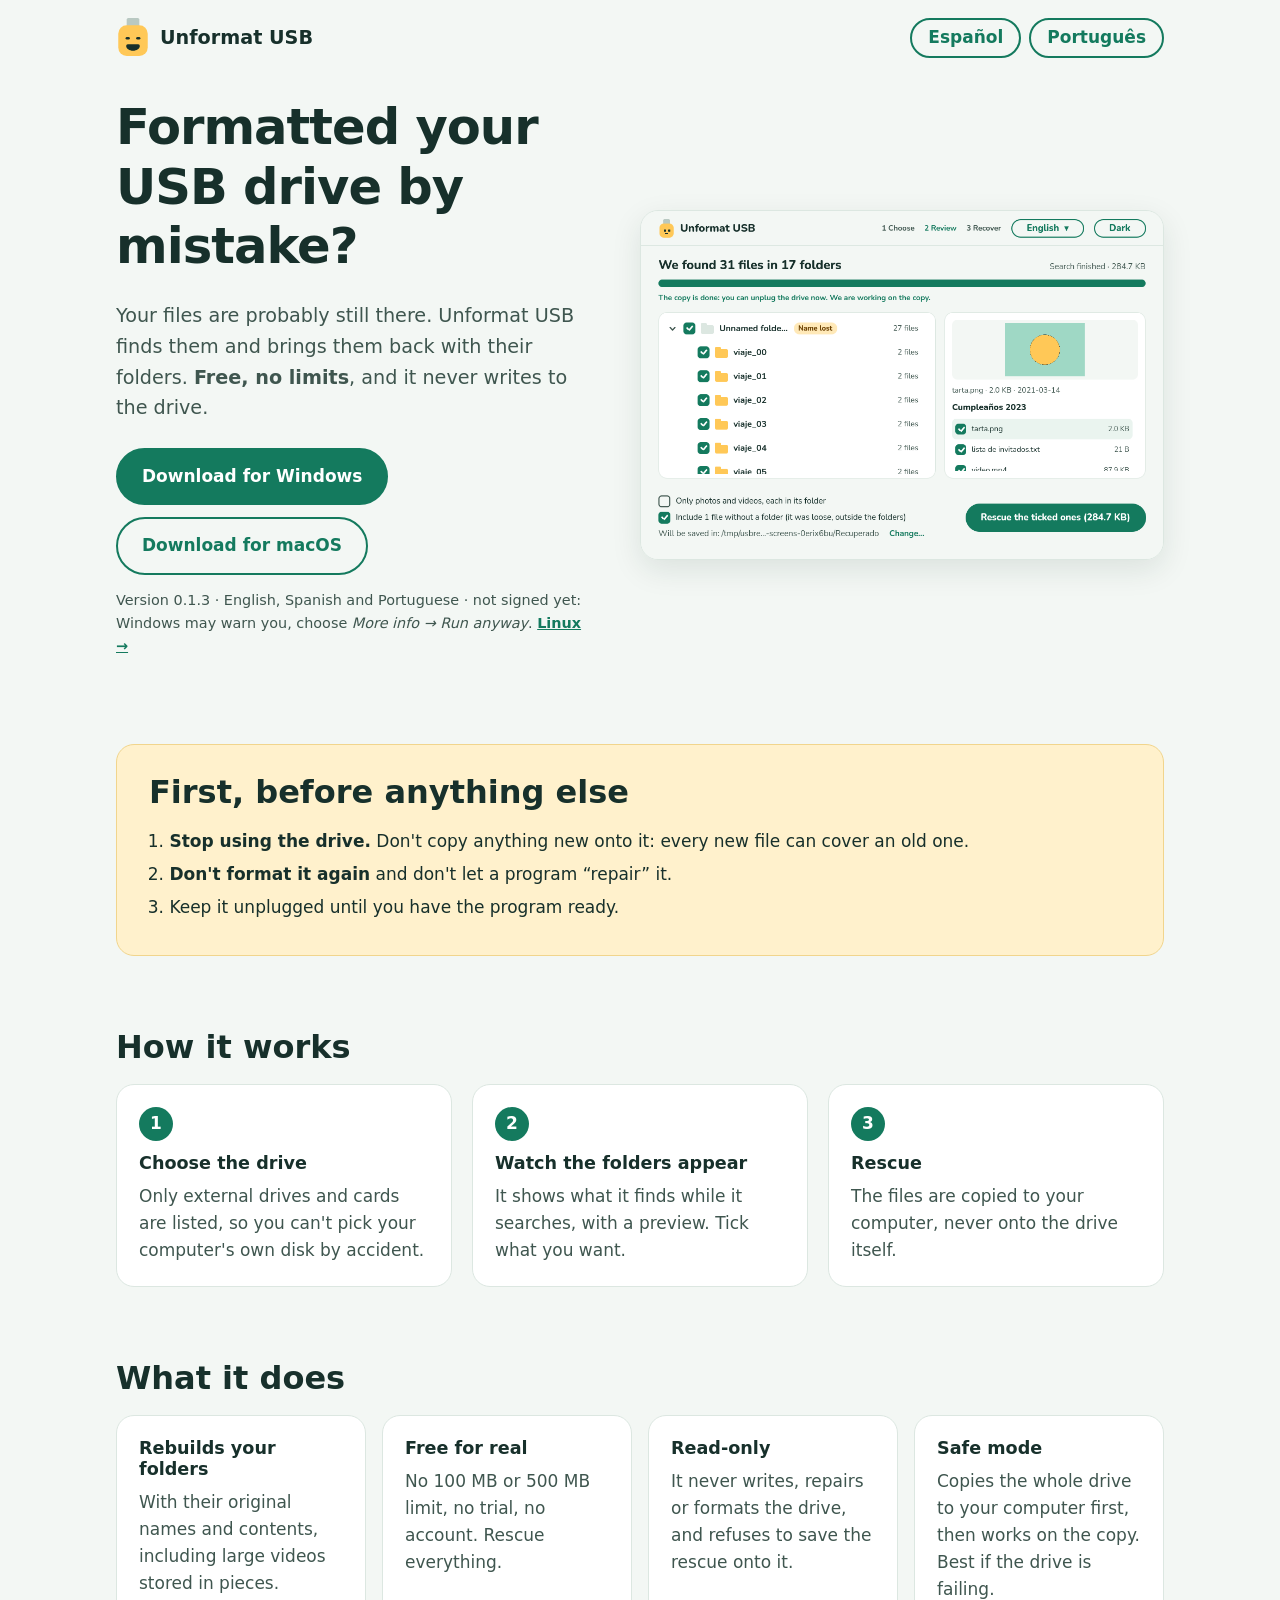
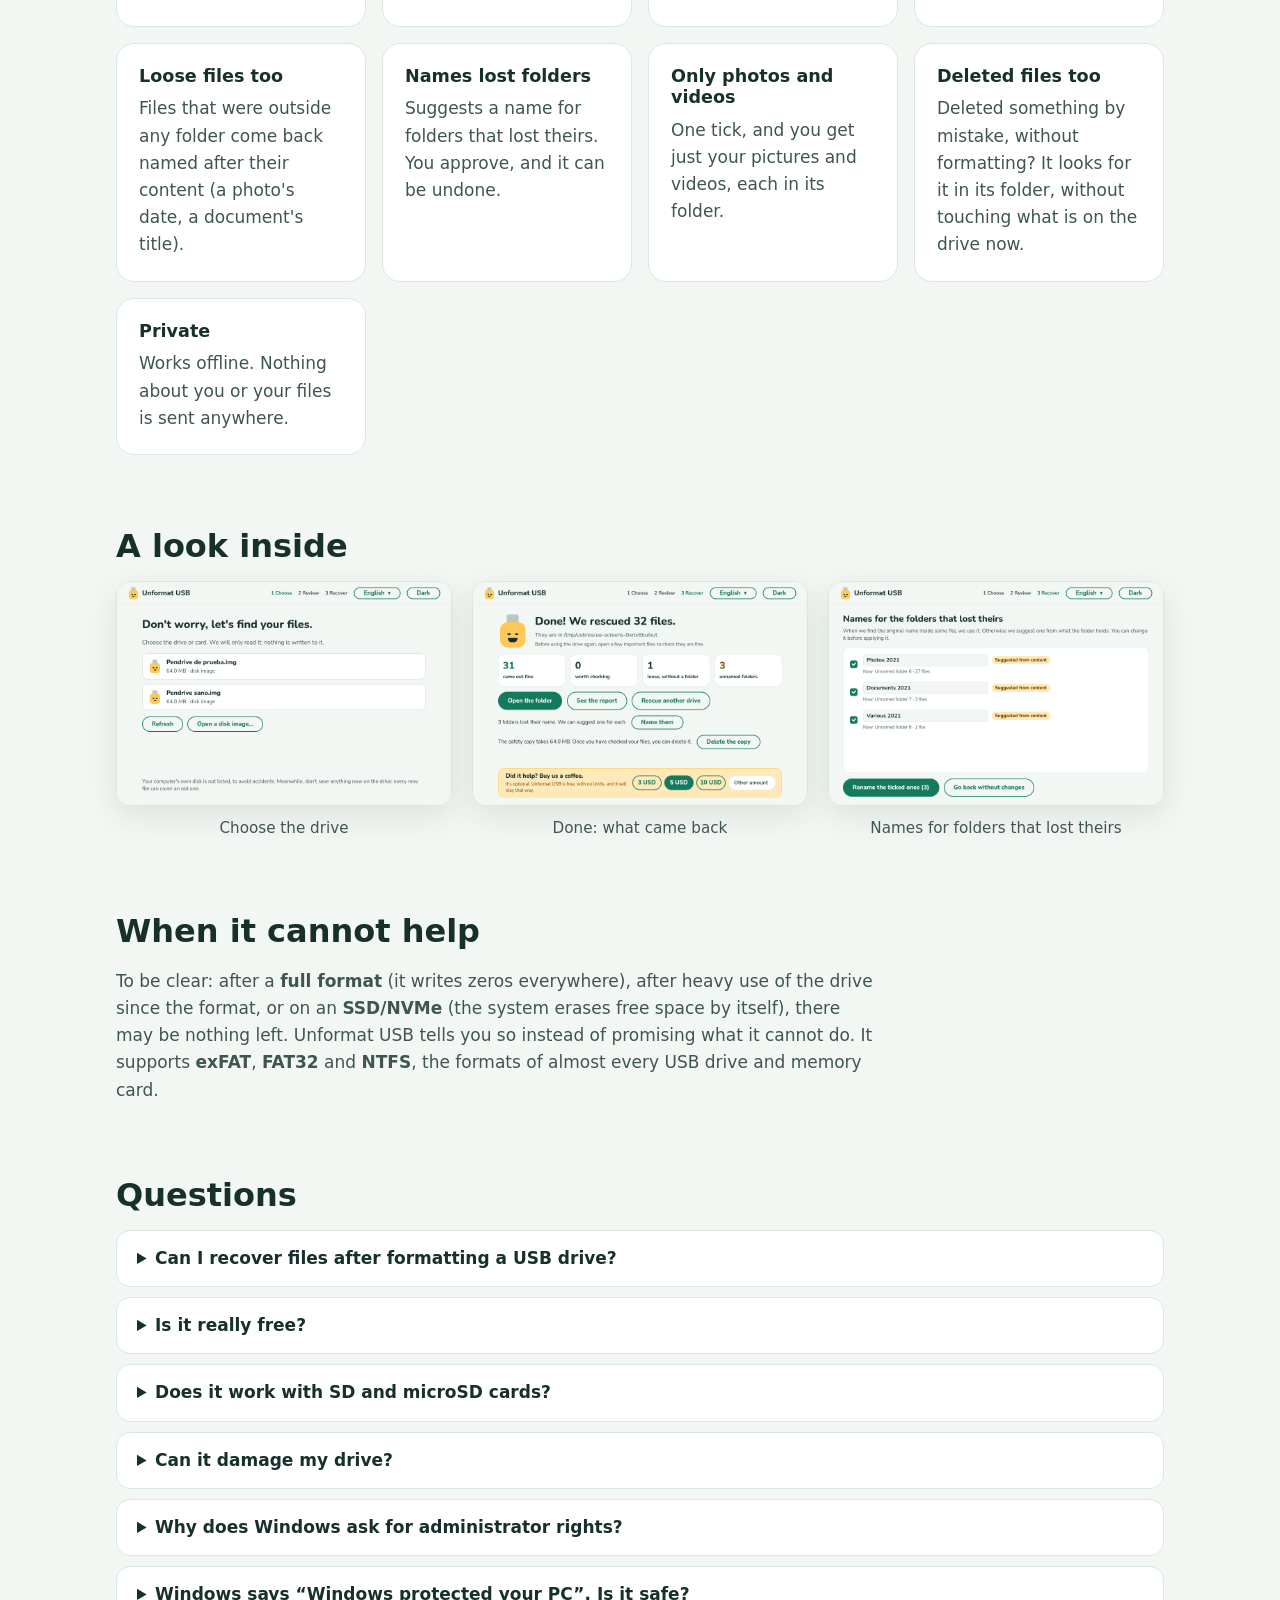
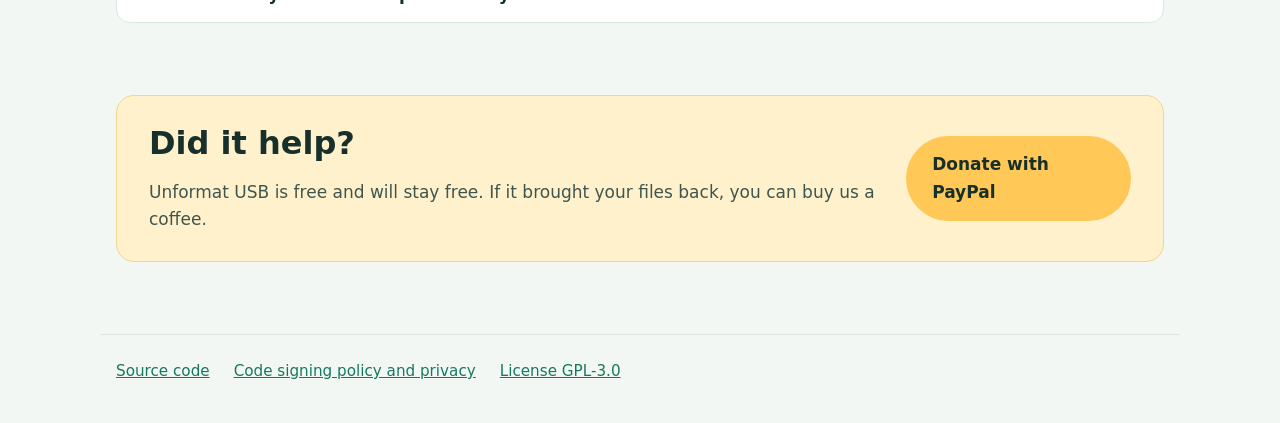
<file: docs/index.html>
<!doctype html>
<html lang="en">
<head>
<meta charset="utf-8">
<meta name="viewport" content="width=device-width, initial-scale=1">
<title>Unformat USB: recover a USB drive formatted by mistake, free</title>
<meta name="description" content="Free, open source program that brings back the folders and files of a USB drive or memory card formatted by mistake (exFAT, FAT32 and NTFS). No limits, never writes to the drive. Windows, macOS and Linux.">
<link rel="canonical" href="https://aluhxp.github.io/unformat-usb/">
<link rel="alternate" hreflang="en" href="https://aluhxp.github.io/unformat-usb/">
<link rel="alternate" hreflang="es" href="https://aluhxp.github.io/unformat-usb/es/">
<link rel="alternate" hreflang="pt-BR" href="https://aluhxp.github.io/unformat-usb/pt/">
<link rel="alternate" hreflang="x-default" href="https://aluhxp.github.io/unformat-usb/">
<meta property="og:type" content="website">
<meta property="og:title" content="Unformat USB: recover a USB drive formatted by mistake, free">
<meta property="og:description" content="Free, open source program that brings back the folders and files of a USB drive or memory card formatted by mistake (exFAT, FAT32 and NTFS). No limits, never writes to the drive. Windows, macOS and Linux.">
<meta property="og:url" content="https://aluhxp.github.io/unformat-usb/">
<meta property="og:image" content="https://aluhxp.github.io/unformat-usb/img/en/3-tree.png">
<meta name="twitter:card" content="summary_large_image">
<meta name="theme-color" content="#147A5E">
<link rel="icon" href="icon.svg" type="image/svg+xml">
<link rel="stylesheet" href="style.css">
<script type="application/ld+json">{"@context": "https://schema.org", "@type": "SoftwareApplication", "name": "Unformat USB", "softwareVersion": "0.1.3", "applicationCategory": "UtilitiesApplication", "operatingSystem": "Windows, macOS, Linux", "description": "Free, open source program that brings back the folders and files of a USB drive or memory card formatted by mistake (exFAT, FAT32 and NTFS). No limits, never writes to the drive. Windows, macOS and Linux.", "url": "https://aluhxp.github.io/unformat-usb/", "downloadUrl": "https://github.com/aluhxp/unformat-usb/releases/latest/download/UnformatUSB.exe", "license": "https://www.gnu.org/licenses/gpl-3.0.html", "offers": {"@type": "Offer", "price": "0", "priceCurrency": "USD"}}</script>
<script type="application/ld+json">{"@context": "https://schema.org", "@type": "FAQPage", "mainEntity": [{"@type": "Question", "name": "Can I recover files after formatting a USB drive?", "acceptedAnswer": {"@type": "Answer", "text": "Usually yes. A quick format, the default on Windows, macOS and Linux, only wipes the index of the drive. The files stay where they were until something new is written over them."}}, {"@type": "Question", "name": "Is it really free?", "acceptedAnswer": {"@type": "Answer", "text": "Yes. No limits, no trial, no ads in the program. It is open source (GPL-3.0). If it helps you, you can buy us a coffee, but you don't have to."}}, {"@type": "Question", "name": "Does it work with SD and microSD cards?", "acceptedAnswer": {"@type": "Answer", "text": "Yes, with any card or USB drive formatted as exFAT, FAT32 or NTFS, through a card reader or adapter."}}, {"@type": "Question", "name": "Can it damage my drive?", "acceptedAnswer": {"@type": "Answer", "text": "No. It only reads. It never writes, repairs or formats the drive, and it won't save the rescued files onto the same drive."}}, {"@type": "Question", "name": "Why does Windows ask for administrator rights?", "acceptedAnswer": {"@type": "Answer", "text": "Reading a whole drive, below its files, needs them. That is the only reason."}}, {"@type": "Question", "name": "Windows says “Windows protected your PC”. Is it safe?", "acceptedAnswer": {"@type": "Answer", "text": "The program is not signed yet (a certificate is on the way). Choose “More info” and “Run anyway”. The source code is public and every version is built and tested automatically on GitHub."}}]}</script>
<script src="ads.js" defer></script>
</head>
<body>
<header class="top wrap">
  <a class="brand" href="https://aluhxp.github.io/unformat-usb/"><svg class="mascot" viewBox="0 0 64 76" aria-hidden="true">
<rect x="20" y="0" width="24" height="18" rx="3" fill="#B9C9C2"/>
<rect x="4" y="14" width="56" height="58" rx="16" fill="#FFC857"/>
<rect x="18" y="36" width="8" height="5" rx="2.5" fill="#17302B"/>
<rect x="38" y="36" width="8" height="5" rx="2.5" fill="#17302B"/>
<path d="M22 50h20a3 3 0 0 1 3 3c0 5-6 9-13 9s-13-4-13-9a3 3 0 0 1 3-3z" fill="#17302B"/>
</svg><span>Unformat USB</span></a>
  <nav class="langs"><a class="lang" href="es/" hreflang="es" lang="es">Español</a><a class="lang" href="pt/" hreflang="pt-BR" lang="pt-BR">Português</a></nav>
</header>
<main>
<section class="hero wrap">
  <div class="hero-text">
    <h1>Formatted your USB drive by mistake?</h1>
    <p class="lead">Your files are probably still there. Unformat USB finds them and brings them back with their folders. <strong>Free, no limits</strong>, and it never writes to the drive.</p>
    <div class="dl">
      <a class="btn primary" href="https://github.com/aluhxp/unformat-usb/releases/latest/download/UnformatUSB.exe" data-os="win">Download for Windows</a>
      <a class="btn" href="https://github.com/aluhxp/unformat-usb/releases/latest/download/UnformatUSB-macOS.zip" data-os="mac">Download for macOS</a>
    </div>
    <p class="note">Version 0.1.3 · English, Spanish and Portuguese · not signed yet: Windows may warn you, choose <em>More info → Run anyway</em>. <a class="linux" href="https://github.com/aluhxp/unformat-usb/releases/latest/download/UnformatUSB-x86_64.AppImage">Linux →</a></p>
  </div>
  <picture class="hero-shot">
    <source srcset="img/en_dark/3-tree.png" media="(prefers-color-scheme: dark)">
    <img src="img/en/3-tree.png" alt="Unformat USB showing the folders it found on a formatted drive" width="960" height="640">
  </picture>
</section>

<section class="wrap first">
  <h2>First, before anything else</h2>
  <ol><li><strong>Stop using the drive.</strong> Don't copy anything new onto it: every new file can cover an old one.</li><li><strong>Don't format it again</strong> and don't let a program “repair” it.</li><li>Keep it unplugged until you have the program ready.</li></ol>
</section>

<section class="wrap">
  <h2>How it works</h2>
  <ol class="how"><li><span class="n">1</span><h3>Choose the drive</h3><p>Only external drives and cards are listed, so you can't pick your computer's own disk by accident.</p></li><li><span class="n">2</span><h3>Watch the folders appear</h3><p>It shows what it finds while it searches, with a preview. Tick what you want.</p></li><li><span class="n">3</span><h3>Rescue</h3><p>The files are copied to your computer, never onto the drive itself.</p></li></ol>
</section>

<aside class="ad" data-ad-slot="after-how" aria-label="Advertisement"></aside>

<section class="wrap">
  <h2>What it does</h2>
  <ul class="feats"><li><h3>Rebuilds your folders</h3><p>With their original names and contents, including large videos stored in pieces.</p></li><li><h3>Free for real</h3><p>No 100 MB or 500 MB limit, no trial, no account. Rescue everything.</p></li><li><h3>Read-only</h3><p>It never writes, repairs or formats the drive, and refuses to save the rescue onto it.</p></li><li><h3>Safe mode</h3><p>Copies the whole drive to your computer first, then works on the copy. Best if the drive is failing.</p></li><li><h3>Loose files too</h3><p>Files that were outside any folder come back named after their content (a photo's date, a document's title).</p></li><li><h3>Names lost folders</h3><p>Suggests a name for folders that lost theirs. You approve, and it can be undone.</p></li><li><h3>Only photos and videos</h3><p>One tick, and you get just your pictures and videos, each in its folder.</p></li><li><h3>Deleted files too</h3><p>Deleted something by mistake, without formatting? It looks for it in its folder, without touching what is on the drive now.</p></li><li><h3>Private</h3><p>Works offline. Nothing about you or your files is sent anywhere.</p></li></ul>
</section>

<section class="wrap">
  <h2>A look inside</h2>
  <div class="shots"><figure><picture><source srcset="img/en_dark/1-pick.png" media="(prefers-color-scheme: dark)"><img src="img/en/1-pick.png" alt="Choose the drive" width="960" height="640" loading="lazy"></picture><figcaption>Choose the drive</figcaption></figure><figure><picture><source srcset="img/en_dark/5-done.png" media="(prefers-color-scheme: dark)"><img src="img/en/5-done.png" alt="Done: what came back" width="960" height="640" loading="lazy"></picture><figcaption>Done: what came back</figcaption></figure><figure><picture><source srcset="img/en_dark/6-names.png" media="(prefers-color-scheme: dark)"><img src="img/en/6-names.png" alt="Names for folders that lost theirs" width="960" height="640" loading="lazy"></picture><figcaption>Names for folders that lost theirs</figcaption></figure></div>
</section>

<section class="wrap honest">
  <h2>When it cannot help</h2>
  <p>To be clear: after a <strong>full format</strong> (it writes zeros everywhere), after heavy use of the drive since the format, or on an <strong>SSD/NVMe</strong> (the system erases free space by itself), there may be nothing left. Unformat USB tells you so instead of promising what it cannot do. It supports <strong>exFAT</strong>, <strong>FAT32</strong> and <strong>NTFS</strong>, the formats of almost every USB drive and memory card.</p>
</section>

<aside class="ad" data-ad-slot="before-faq" aria-label="Advertisement"></aside>

<section class="wrap faq">
  <h2>Questions</h2>
  <details><summary>Can I recover files after formatting a USB drive?</summary><p>Usually yes. A quick format, the default on Windows, macOS and Linux, only wipes the index of the drive. The files stay where they were until something new is written over them.</p></details><details><summary>Is it really free?</summary><p>Yes. No limits, no trial, no ads in the program. It is open source (GPL-3.0). If it helps you, you can buy us a coffee, but you don&#x27;t have to.</p></details><details><summary>Does it work with SD and microSD cards?</summary><p>Yes, with any card or USB drive formatted as exFAT, FAT32 or NTFS, through a card reader or adapter.</p></details><details><summary>Can it damage my drive?</summary><p>No. It only reads. It never writes, repairs or formats the drive, and it won&#x27;t save the rescued files onto the same drive.</p></details><details><summary>Why does Windows ask for administrator rights?</summary><p>Reading a whole drive, below its files, needs them. That is the only reason.</p></details><details><summary>Windows says “Windows protected your PC”. Is it safe?</summary><p>The program is not signed yet (a certificate is on the way). Choose “More info” and “Run anyway”. The source code is public and every version is built and tested automatically on GitHub.</p></details>
</section>

<section class="wrap donate">
  <div>
    <h2>Did it help?</h2>
    <p>Unformat USB is free and will stay free. If it brought your files back, you can buy us a coffee.</p>
  </div>
  <a class="btn sun" href="https://www.paypal.com/cgi-bin/webscr?cmd=_xclick&amp;business=aluhxp%40gmail.com&amp;item_name=Support+Unformat+USB&amp;currency_code=USD&amp;no_shipping=1" rel="noopener">Donate with PayPal</a>
</section>

<aside class="ad" data-ad-slot="bottom" aria-label="Advertisement"></aside>
</main>
<footer class="wrap foot">
  <a href="https://github.com/aluhxp/unformat-usb">Source code</a>
  <a href="https://github.com/aluhxp/unformat-usb/blob/main/docs/code-signing.md">Code signing policy and privacy</a>
  <a href="https://github.com/aluhxp/unformat-usb/blob/main/LICENSE">License GPL-3.0</a>
</footer>
<script>
// put the button for the visitor's system first
(function () {
  var mac = /Mac|iPhone|iPad/.test(navigator.platform || navigator.userAgent);
  if (!mac) return;
  var dl = document.querySelector('.dl'), m = dl.querySelector('[data-os=mac]'), w = dl.querySelector('[data-os=win]');
  m.classList.add('primary'); w.classList.remove('primary'); dl.insertBefore(m, w);
})();
</script>
</body>
</html>
</file>
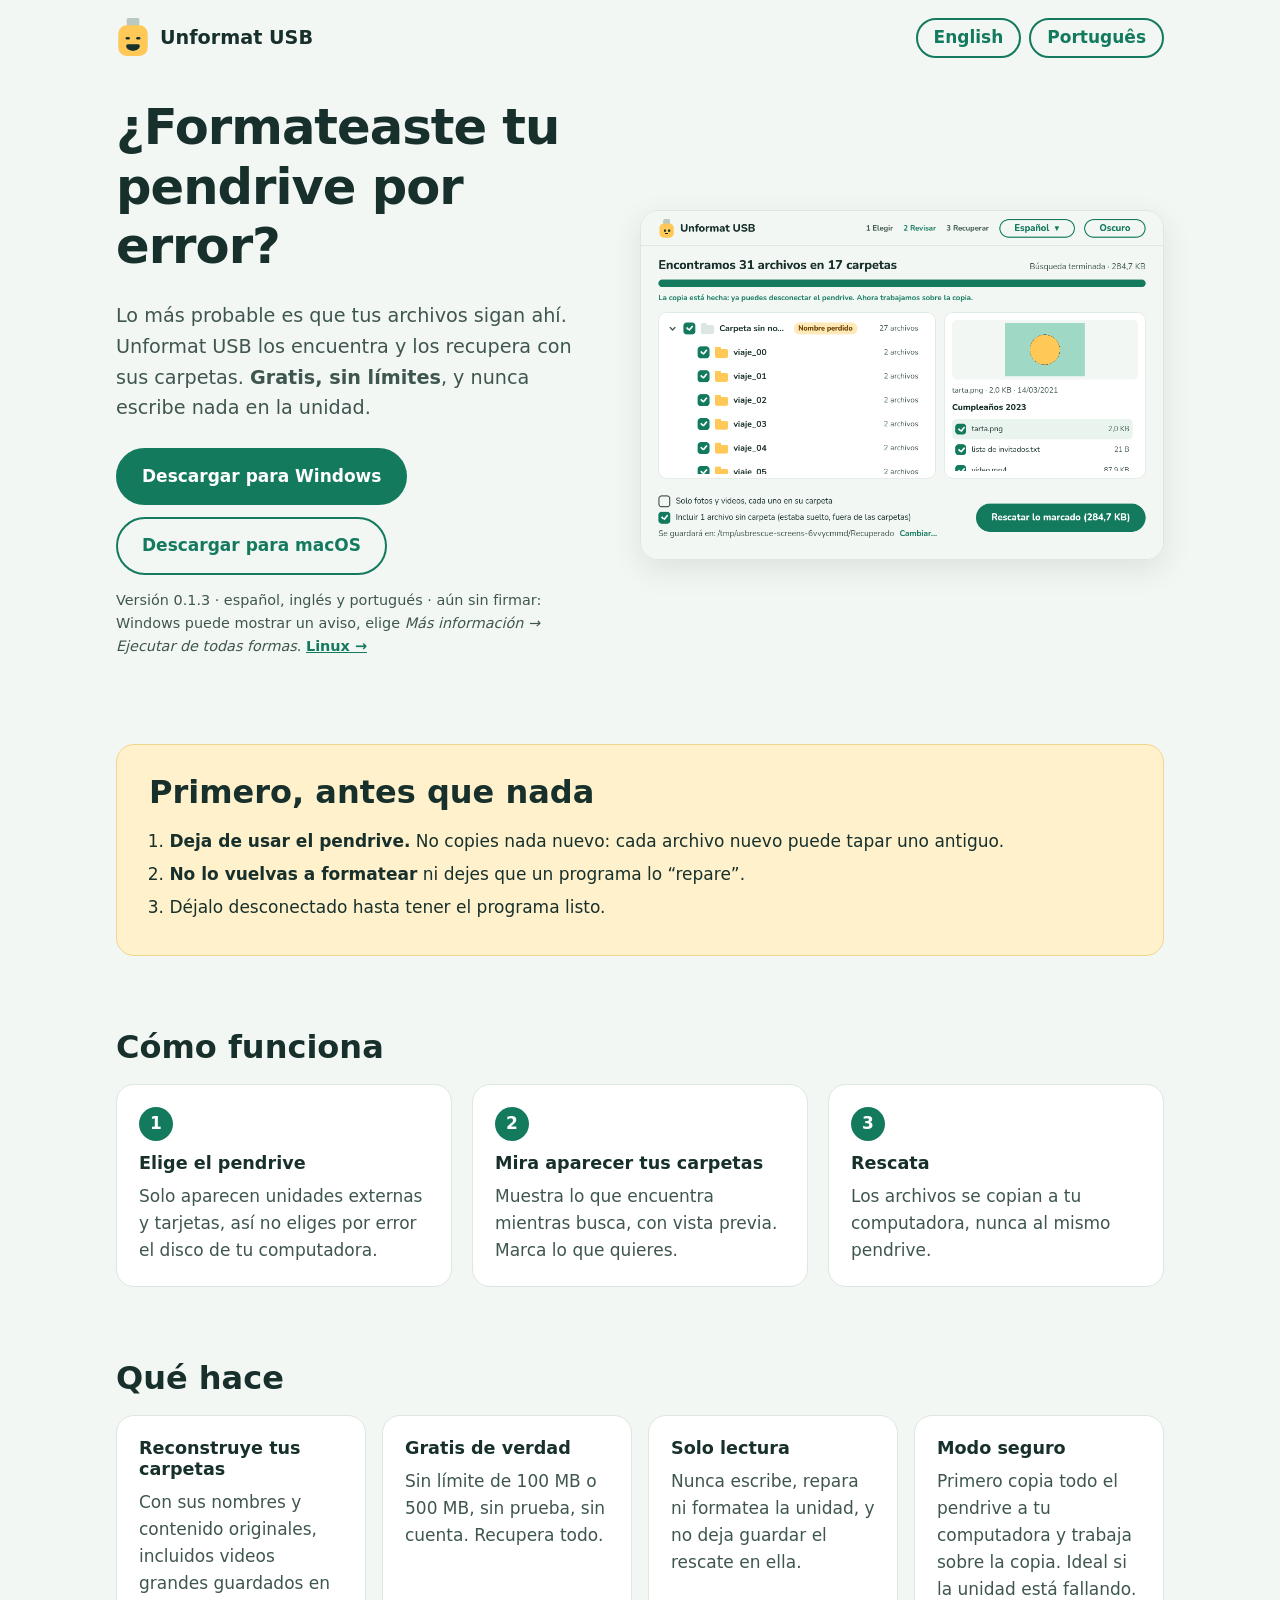
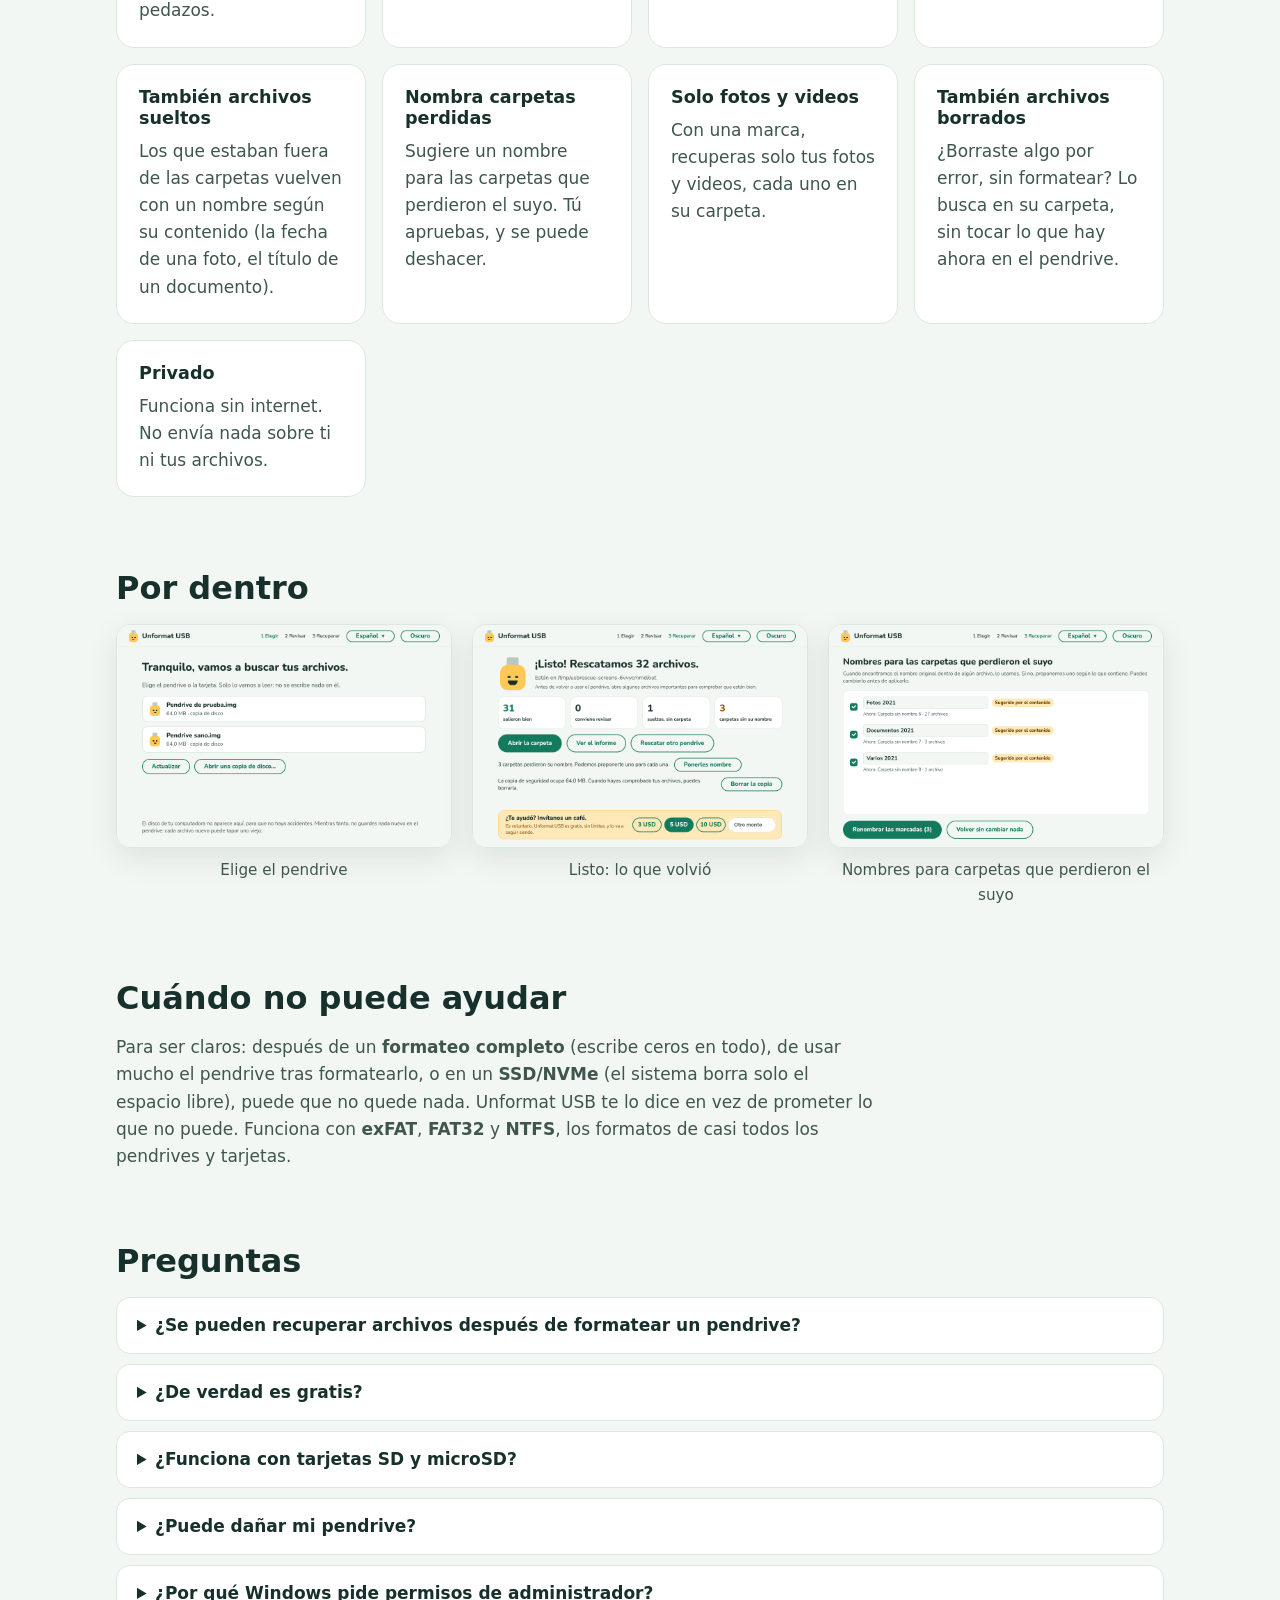
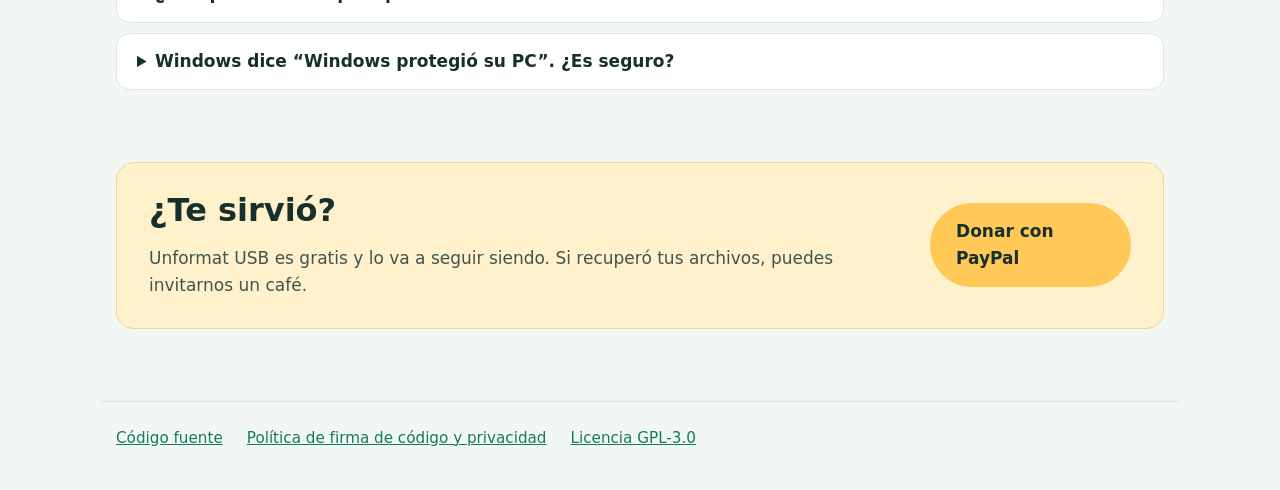
<file: docs/es/index.html>
<!doctype html>
<html lang="es">
<head>
<meta charset="utf-8">
<meta name="viewport" content="width=device-width, initial-scale=1">
<title>Unformat USB: recuperar un pendrive formateado por error, gratis</title>
<meta name="description" content="Programa gratuito y de código abierto que recupera las carpetas y archivos de un pendrive o tarjeta de memoria formateada por error (exFAT, FAT32 y NTFS). Sin límites y sin escribir nada en la unidad. Windows, macOS y Linux.">
<link rel="canonical" href="https://aluhxp.github.io/unformat-usb/es/">
<link rel="alternate" hreflang="en" href="https://aluhxp.github.io/unformat-usb/">
<link rel="alternate" hreflang="es" href="https://aluhxp.github.io/unformat-usb/es/">
<link rel="alternate" hreflang="pt-BR" href="https://aluhxp.github.io/unformat-usb/pt/">
<link rel="alternate" hreflang="x-default" href="https://aluhxp.github.io/unformat-usb/">
<meta property="og:type" content="website">
<meta property="og:title" content="Unformat USB: recuperar un pendrive formateado por error, gratis">
<meta property="og:description" content="Programa gratuito y de código abierto que recupera las carpetas y archivos de un pendrive o tarjeta de memoria formateada por error (exFAT, FAT32 y NTFS). Sin límites y sin escribir nada en la unidad. Windows, macOS y Linux.">
<meta property="og:url" content="https://aluhxp.github.io/unformat-usb/es/">
<meta property="og:image" content="https://aluhxp.github.io/unformat-usb/img/es/3-tree.png">
<meta name="twitter:card" content="summary_large_image">
<meta name="theme-color" content="#147A5E">
<link rel="icon" href="../icon.svg" type="image/svg+xml">
<link rel="stylesheet" href="../style.css">
<script type="application/ld+json">{"@context": "https://schema.org", "@type": "SoftwareApplication", "name": "Unformat USB", "softwareVersion": "0.1.3", "applicationCategory": "UtilitiesApplication", "operatingSystem": "Windows, macOS, Linux", "description": "Programa gratuito y de código abierto que recupera las carpetas y archivos de un pendrive o tarjeta de memoria formateada por error (exFAT, FAT32 y NTFS). Sin límites y sin escribir nada en la unidad. Windows, macOS y Linux.", "url": "https://aluhxp.github.io/unformat-usb/es/", "downloadUrl": "https://github.com/aluhxp/unformat-usb/releases/latest/download/UnformatUSB.exe", "license": "https://www.gnu.org/licenses/gpl-3.0.html", "offers": {"@type": "Offer", "price": "0", "priceCurrency": "USD"}}</script>
<script type="application/ld+json">{"@context": "https://schema.org", "@type": "FAQPage", "mainEntity": [{"@type": "Question", "name": "¿Se pueden recuperar archivos después de formatear un pendrive?", "acceptedAnswer": {"@type": "Answer", "text": "Normalmente sí. Un formateo rápido, el que hacen por defecto Windows, macOS y Linux, solo borra el índice. Los archivos siguen en su lugar hasta que se escribe algo nuevo encima."}}, {"@type": "Question", "name": "¿De verdad es gratis?", "acceptedAnswer": {"@type": "Answer", "text": "Sí. Sin límites, sin prueba, sin anuncios en el programa. Es código abierto (GPL-3.0). Si te ayuda, puedes invitarnos un café, pero no es obligatorio."}}, {"@type": "Question", "name": "¿Funciona con tarjetas SD y microSD?", "acceptedAnswer": {"@type": "Answer", "text": "Sí, con cualquier tarjeta o pendrive en exFAT, FAT32 o NTFS, usando un lector o adaptador."}}, {"@type": "Question", "name": "¿Puede dañar mi pendrive?", "acceptedAnswer": {"@type": "Answer", "text": "No. Solo lee. Nunca escribe, repara ni formatea la unidad, y no guarda los archivos rescatados en el mismo pendrive."}}, {"@type": "Question", "name": "¿Por qué Windows pide permisos de administrador?", "acceptedAnswer": {"@type": "Answer", "text": "Para leer la unidad completa, por debajo de sus archivos, hacen falta. Es la única razón."}}, {"@type": "Question", "name": "Windows dice “Windows protegió su PC”. ¿Es seguro?", "acceptedAnswer": {"@type": "Answer", "text": "El programa todavía no está firmado (el certificado está en trámite). Elige “Más información” y “Ejecutar de todas formas”. El código es público y cada versión se compila y prueba automáticamente en GitHub."}}]}</script>
<script src="../ads.js" defer></script>
</head>
<body>
<header class="top wrap">
  <a class="brand" href="https://aluhxp.github.io/unformat-usb/es/"><svg class="mascot" viewBox="0 0 64 76" aria-hidden="true">
<rect x="20" y="0" width="24" height="18" rx="3" fill="#B9C9C2"/>
<rect x="4" y="14" width="56" height="58" rx="16" fill="#FFC857"/>
<rect x="18" y="36" width="8" height="5" rx="2.5" fill="#17302B"/>
<rect x="38" y="36" width="8" height="5" rx="2.5" fill="#17302B"/>
<path d="M22 50h20a3 3 0 0 1 3 3c0 5-6 9-13 9s-13-4-13-9a3 3 0 0 1 3-3z" fill="#17302B"/>
</svg><span>Unformat USB</span></a>
  <nav class="langs"><a class="lang" href="../" hreflang="en" lang="en">English</a><a class="lang" href="../pt/" hreflang="pt-BR" lang="pt-BR">Português</a></nav>
</header>
<main>
<section class="hero wrap">
  <div class="hero-text">
    <h1>¿Formateaste tu pendrive por error?</h1>
    <p class="lead">Lo más probable es que tus archivos sigan ahí. Unformat USB los encuentra y los recupera con sus carpetas. <strong>Gratis, sin límites</strong>, y nunca escribe nada en la unidad.</p>
    <div class="dl">
      <a class="btn primary" href="https://github.com/aluhxp/unformat-usb/releases/latest/download/UnformatUSB.exe" data-os="win">Descargar para Windows</a>
      <a class="btn" href="https://github.com/aluhxp/unformat-usb/releases/latest/download/UnformatUSB-macOS.zip" data-os="mac">Descargar para macOS</a>
    </div>
    <p class="note">Versión 0.1.3 · español, inglés y portugués · aún sin firmar: Windows puede mostrar un aviso, elige <em>Más información → Ejecutar de todas formas</em>. <a class="linux" href="https://github.com/aluhxp/unformat-usb/releases/latest/download/UnformatUSB-x86_64.AppImage">Linux →</a></p>
  </div>
  <picture class="hero-shot">
    <source srcset="../img/en_dark/3-tree.png" media="(prefers-color-scheme: dark)">
    <img src="../img/es/3-tree.png" alt="Unformat USB mostrando las carpetas encontradas en un pendrive formateado" width="960" height="640">
  </picture>
</section>

<section class="wrap first">
  <h2>Primero, antes que nada</h2>
  <ol><li><strong>Deja de usar el pendrive.</strong> No copies nada nuevo: cada archivo nuevo puede tapar uno antiguo.</li><li><strong>No lo vuelvas a formatear</strong> ni dejes que un programa lo “repare”.</li><li>Déjalo desconectado hasta tener el programa listo.</li></ol>
</section>

<section class="wrap">
  <h2>Cómo funciona</h2>
  <ol class="how"><li><span class="n">1</span><h3>Elige el pendrive</h3><p>Solo aparecen unidades externas y tarjetas, así no eliges por error el disco de tu computadora.</p></li><li><span class="n">2</span><h3>Mira aparecer tus carpetas</h3><p>Muestra lo que encuentra mientras busca, con vista previa. Marca lo que quieres.</p></li><li><span class="n">3</span><h3>Rescata</h3><p>Los archivos se copian a tu computadora, nunca al mismo pendrive.</p></li></ol>
</section>

<aside class="ad" data-ad-slot="after-how" aria-label="Publicidad"></aside>

<section class="wrap">
  <h2>Qué hace</h2>
  <ul class="feats"><li><h3>Reconstruye tus carpetas</h3><p>Con sus nombres y contenido originales, incluidos videos grandes guardados en pedazos.</p></li><li><h3>Gratis de verdad</h3><p>Sin límite de 100 MB o 500 MB, sin prueba, sin cuenta. Recupera todo.</p></li><li><h3>Solo lectura</h3><p>Nunca escribe, repara ni formatea la unidad, y no deja guardar el rescate en ella.</p></li><li><h3>Modo seguro</h3><p>Primero copia todo el pendrive a tu computadora y trabaja sobre la copia. Ideal si la unidad está fallando.</p></li><li><h3>También archivos sueltos</h3><p>Los que estaban fuera de las carpetas vuelven con un nombre según su contenido (la fecha de una foto, el título de un documento).</p></li><li><h3>Nombra carpetas perdidas</h3><p>Sugiere un nombre para las carpetas que perdieron el suyo. Tú apruebas, y se puede deshacer.</p></li><li><h3>Solo fotos y videos</h3><p>Con una marca, recuperas solo tus fotos y videos, cada uno en su carpeta.</p></li><li><h3>También archivos borrados</h3><p>¿Borraste algo por error, sin formatear? Lo busca en su carpeta, sin tocar lo que hay ahora en el pendrive.</p></li><li><h3>Privado</h3><p>Funciona sin internet. No envía nada sobre ti ni tus archivos.</p></li></ul>
</section>

<section class="wrap">
  <h2>Por dentro</h2>
  <div class="shots"><figure><img src="../img/es/1-pick.png" alt="Elige el pendrive" width="960" height="640" loading="lazy"><figcaption>Elige el pendrive</figcaption></figure><figure><img src="../img/es/5-done.png" alt="Listo: lo que volvió" width="960" height="640" loading="lazy"><figcaption>Listo: lo que volvió</figcaption></figure><figure><img src="../img/es/6-names.png" alt="Nombres para carpetas que perdieron el suyo" width="960" height="640" loading="lazy"><figcaption>Nombres para carpetas que perdieron el suyo</figcaption></figure></div>
</section>

<section class="wrap honest">
  <h2>Cuándo no puede ayudar</h2>
  <p>Para ser claros: después de un <strong>formateo completo</strong> (escribe ceros en todo), de usar mucho el pendrive tras formatearlo, o en un <strong>SSD/NVMe</strong> (el sistema borra solo el espacio libre), puede que no quede nada. Unformat USB te lo dice en vez de prometer lo que no puede. Funciona con <strong>exFAT</strong>, <strong>FAT32</strong> y <strong>NTFS</strong>, los formatos de casi todos los pendrives y tarjetas.</p>
</section>

<aside class="ad" data-ad-slot="before-faq" aria-label="Publicidad"></aside>

<section class="wrap faq">
  <h2>Preguntas</h2>
  <details><summary>¿Se pueden recuperar archivos después de formatear un pendrive?</summary><p>Normalmente sí. Un formateo rápido, el que hacen por defecto Windows, macOS y Linux, solo borra el índice. Los archivos siguen en su lugar hasta que se escribe algo nuevo encima.</p></details><details><summary>¿De verdad es gratis?</summary><p>Sí. Sin límites, sin prueba, sin anuncios en el programa. Es código abierto (GPL-3.0). Si te ayuda, puedes invitarnos un café, pero no es obligatorio.</p></details><details><summary>¿Funciona con tarjetas SD y microSD?</summary><p>Sí, con cualquier tarjeta o pendrive en exFAT, FAT32 o NTFS, usando un lector o adaptador.</p></details><details><summary>¿Puede dañar mi pendrive?</summary><p>No. Solo lee. Nunca escribe, repara ni formatea la unidad, y no guarda los archivos rescatados en el mismo pendrive.</p></details><details><summary>¿Por qué Windows pide permisos de administrador?</summary><p>Para leer la unidad completa, por debajo de sus archivos, hacen falta. Es la única razón.</p></details><details><summary>Windows dice “Windows protegió su PC”. ¿Es seguro?</summary><p>El programa todavía no está firmado (el certificado está en trámite). Elige “Más información” y “Ejecutar de todas formas”. El código es público y cada versión se compila y prueba automáticamente en GitHub.</p></details>
</section>

<section class="wrap donate">
  <div>
    <h2>¿Te sirvió?</h2>
    <p>Unformat USB es gratis y lo va a seguir siendo. Si recuperó tus archivos, puedes invitarnos un café.</p>
  </div>
  <a class="btn sun" href="https://www.paypal.com/cgi-bin/webscr?cmd=_xclick&amp;business=aluhxp%40gmail.com&amp;item_name=Support+Unformat+USB&amp;currency_code=USD&amp;no_shipping=1" rel="noopener">Donar con PayPal</a>
</section>

<aside class="ad" data-ad-slot="bottom" aria-label="Publicidad"></aside>
</main>
<footer class="wrap foot">
  <a href="https://github.com/aluhxp/unformat-usb">Código fuente</a>
  <a href="https://github.com/aluhxp/unformat-usb/blob/main/docs/code-signing.md">Política de firma de código y privacidad</a>
  <a href="https://github.com/aluhxp/unformat-usb/blob/main/LICENSE">Licencia GPL-3.0</a>
</footer>
<script>
// put the button for the visitor's system first
(function () {
  var mac = /Mac|iPhone|iPad/.test(navigator.platform || navigator.userAgent);
  if (!mac) return;
  var dl = document.querySelector('.dl'), m = dl.querySelector('[data-os=mac]'), w = dl.querySelector('[data-os=win]');
  m.classList.add('primary'); w.classList.remove('primary'); dl.insertBefore(m, w);
})();
</script>
</body>
</html>
</file>
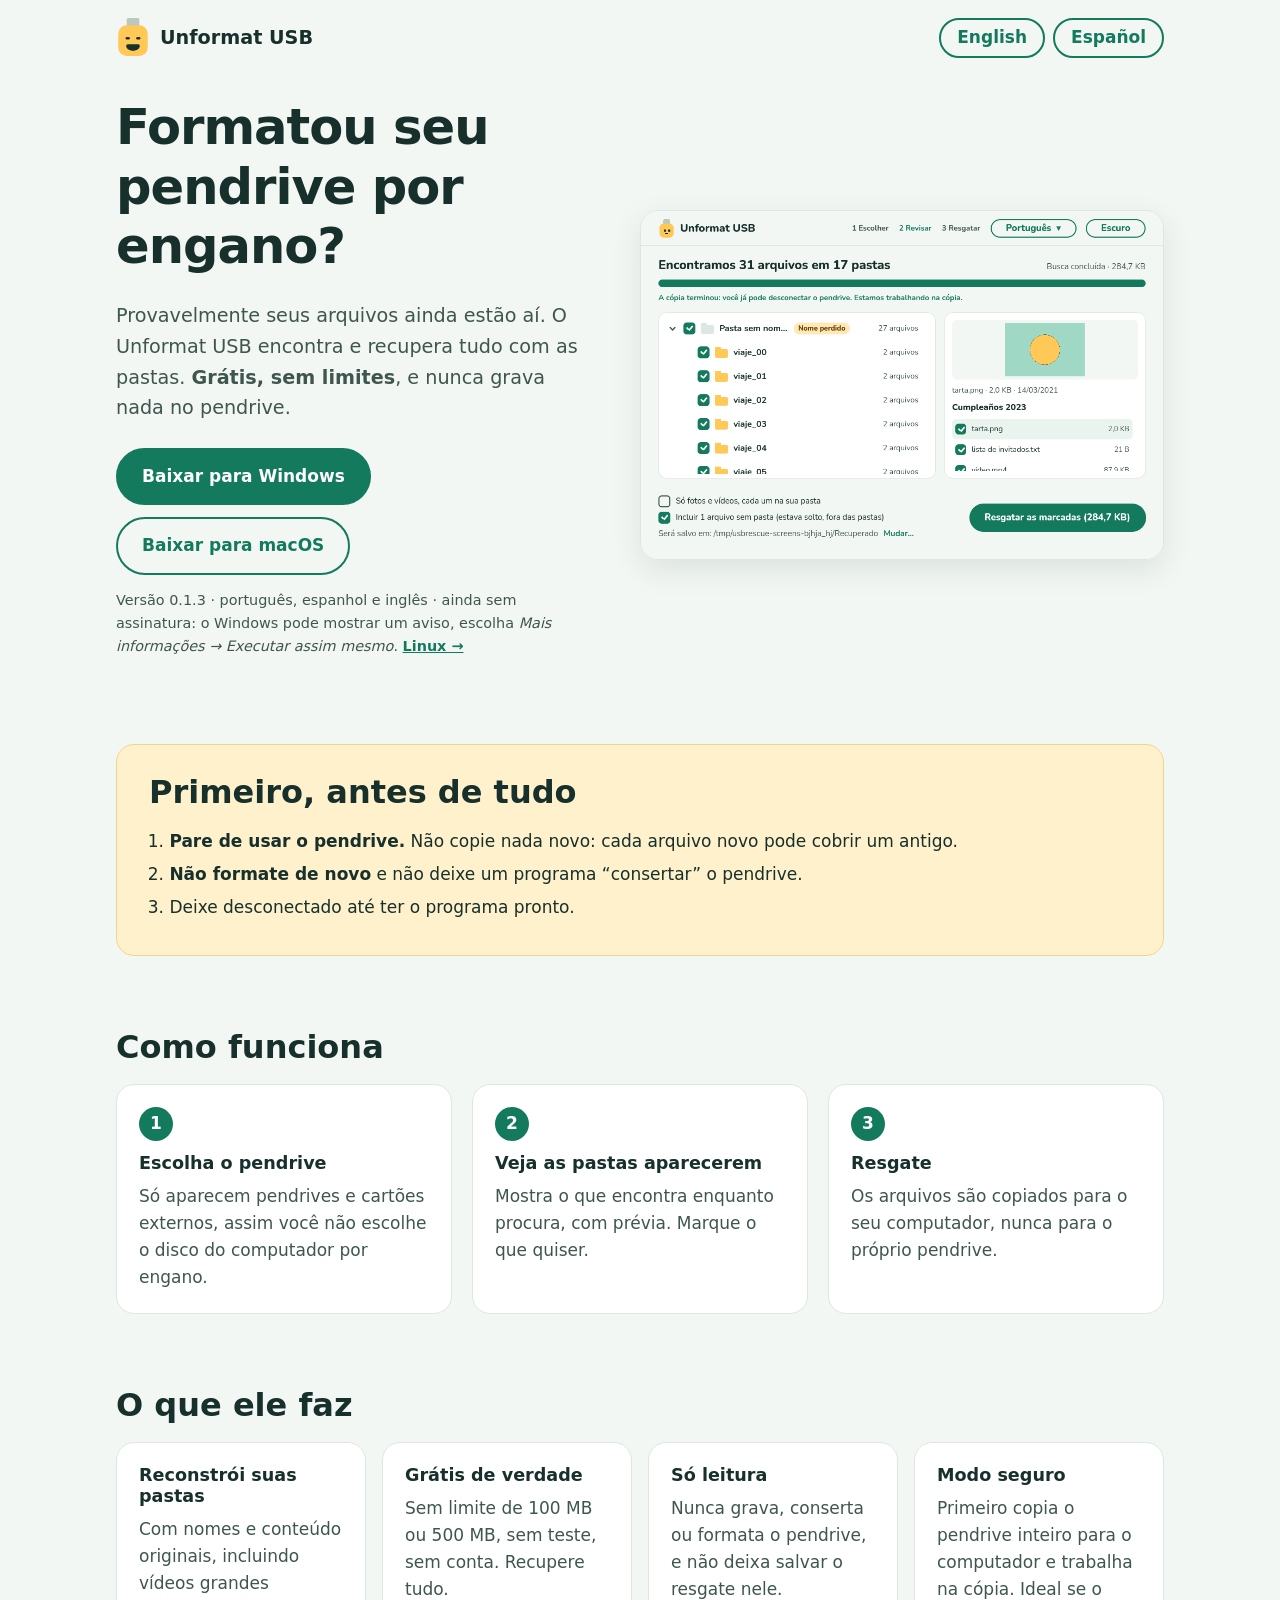
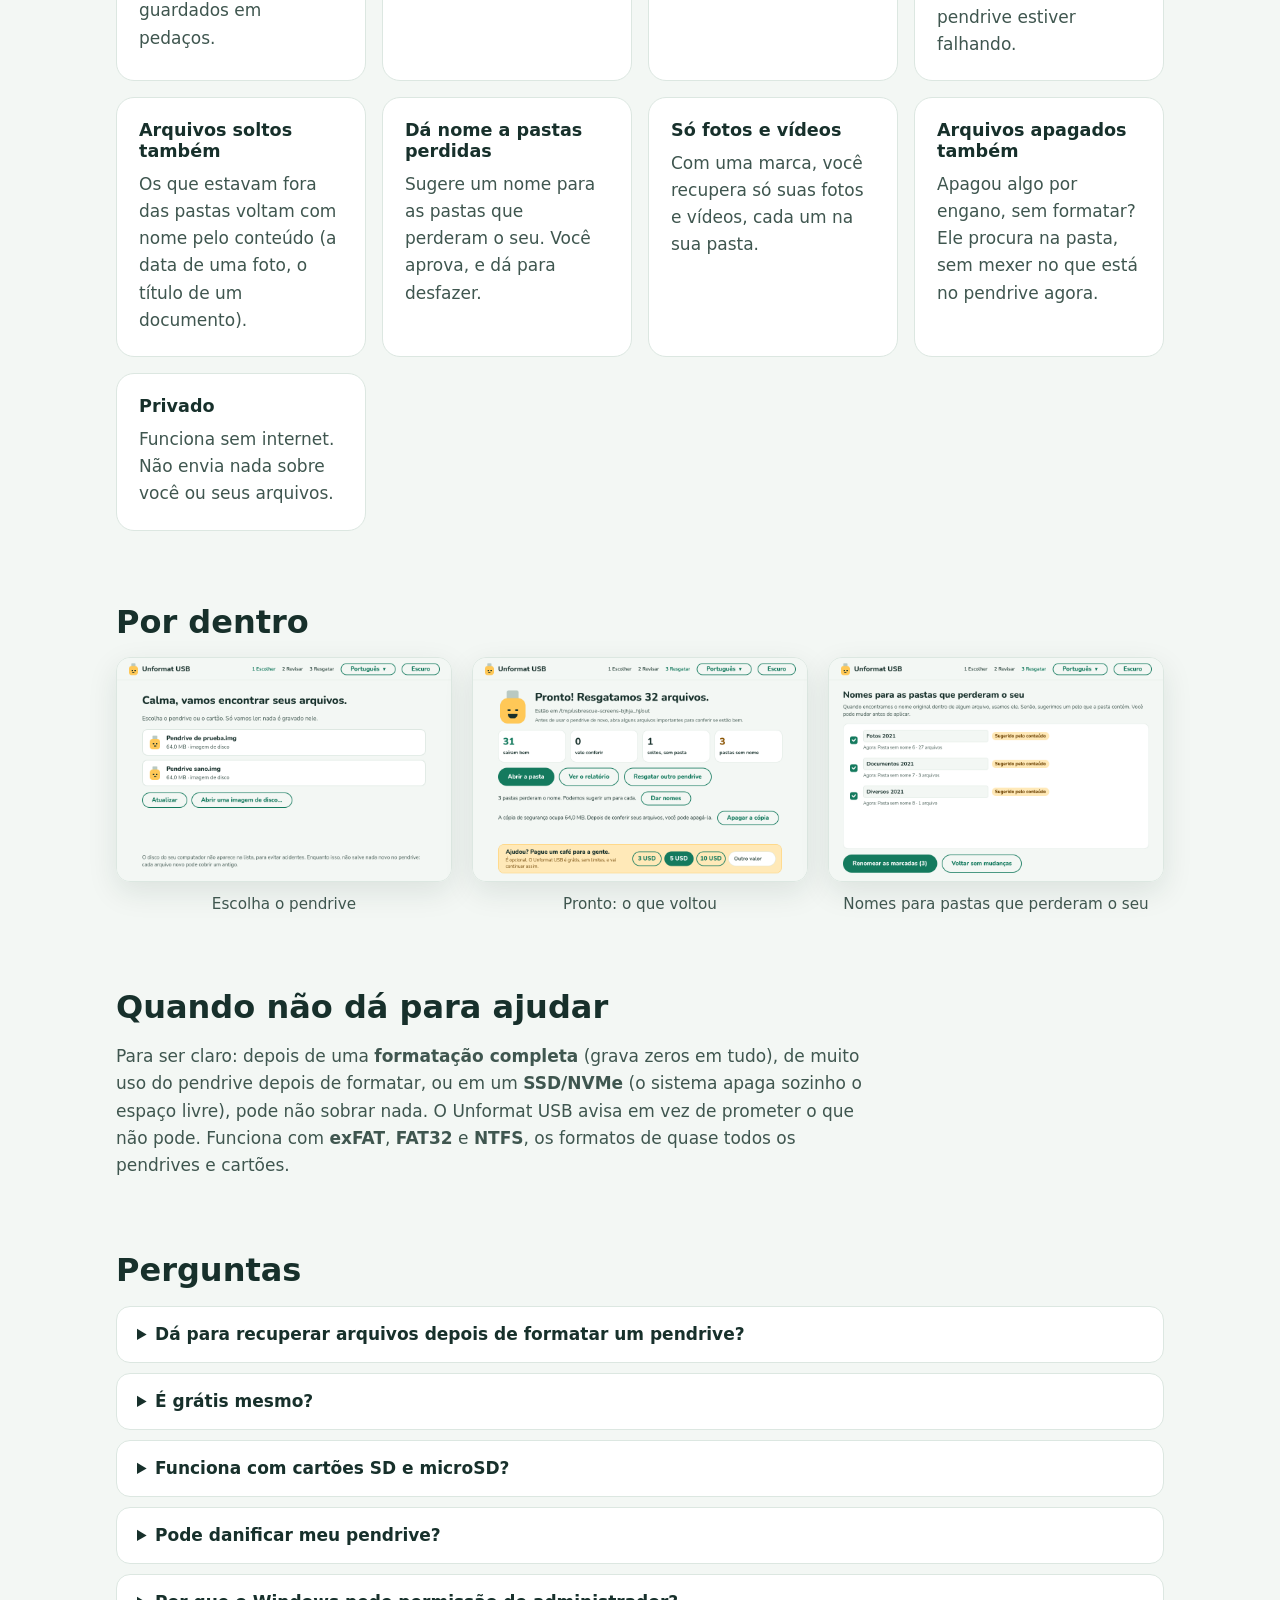
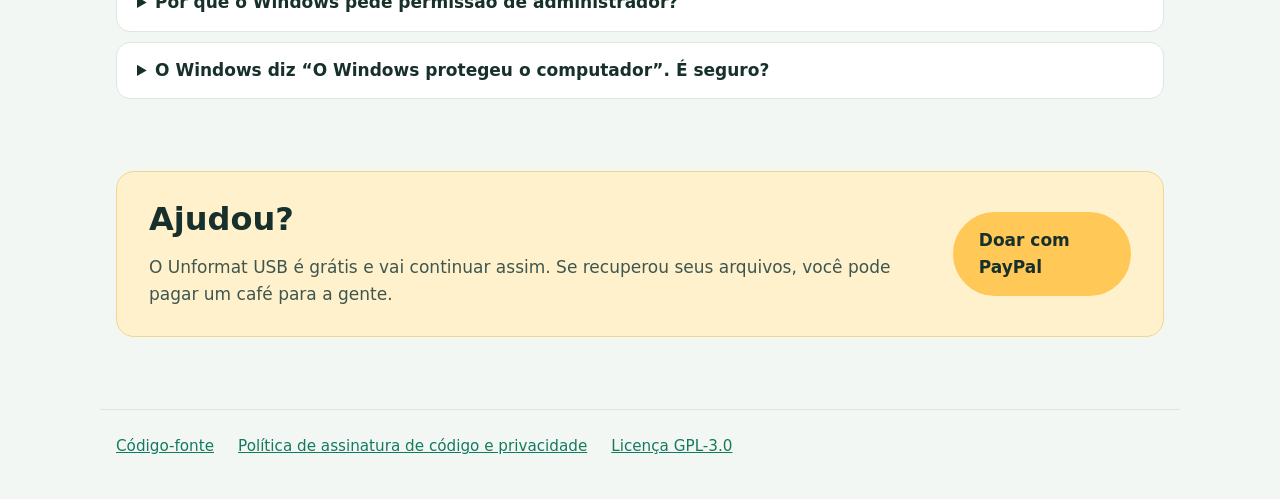
<file: docs/pt/index.html>
<!doctype html>
<html lang="pt-BR">
<head>
<meta charset="utf-8">
<meta name="viewport" content="width=device-width, initial-scale=1">
<title>Unformat USB: recuperar um pendrive formatado por engano, grátis</title>
<meta name="description" content="Programa grátis e de código aberto que recupera as pastas e arquivos de um pendrive ou cartão de memória formatado por engano (exFAT, FAT32 e NTFS). Sem limites e sem gravar nada no pendrive. Windows, macOS e Linux.">
<link rel="canonical" href="https://aluhxp.github.io/unformat-usb/pt/">
<link rel="alternate" hreflang="en" href="https://aluhxp.github.io/unformat-usb/">
<link rel="alternate" hreflang="es" href="https://aluhxp.github.io/unformat-usb/es/">
<link rel="alternate" hreflang="pt-BR" href="https://aluhxp.github.io/unformat-usb/pt/">
<link rel="alternate" hreflang="x-default" href="https://aluhxp.github.io/unformat-usb/">
<meta property="og:type" content="website">
<meta property="og:title" content="Unformat USB: recuperar um pendrive formatado por engano, grátis">
<meta property="og:description" content="Programa grátis e de código aberto que recupera as pastas e arquivos de um pendrive ou cartão de memória formatado por engano (exFAT, FAT32 e NTFS). Sem limites e sem gravar nada no pendrive. Windows, macOS e Linux.">
<meta property="og:url" content="https://aluhxp.github.io/unformat-usb/pt/">
<meta property="og:image" content="https://aluhxp.github.io/unformat-usb/img/pt/3-tree.png">
<meta name="twitter:card" content="summary_large_image">
<meta name="theme-color" content="#147A5E">
<link rel="icon" href="../icon.svg" type="image/svg+xml">
<link rel="stylesheet" href="../style.css">
<script type="application/ld+json">{"@context": "https://schema.org", "@type": "SoftwareApplication", "name": "Unformat USB", "softwareVersion": "0.1.3", "applicationCategory": "UtilitiesApplication", "operatingSystem": "Windows, macOS, Linux", "description": "Programa grátis e de código aberto que recupera as pastas e arquivos de um pendrive ou cartão de memória formatado por engano (exFAT, FAT32 e NTFS). Sem limites e sem gravar nada no pendrive. Windows, macOS e Linux.", "url": "https://aluhxp.github.io/unformat-usb/pt/", "downloadUrl": "https://github.com/aluhxp/unformat-usb/releases/latest/download/UnformatUSB.exe", "license": "https://www.gnu.org/licenses/gpl-3.0.html", "offers": {"@type": "Offer", "price": "0", "priceCurrency": "USD"}}</script>
<script type="application/ld+json">{"@context": "https://schema.org", "@type": "FAQPage", "mainEntity": [{"@type": "Question", "name": "Dá para recuperar arquivos depois de formatar um pendrive?", "acceptedAnswer": {"@type": "Answer", "text": "Normalmente sim. A formatação rápida, a padrão do Windows, macOS e Linux, só apaga o índice. Os arquivos continuam no lugar até algo novo ser gravado por cima."}}, {"@type": "Question", "name": "É grátis mesmo?", "acceptedAnswer": {"@type": "Answer", "text": "Sim. Sem limites, sem teste, sem anúncios no programa. É código aberto (GPL-3.0). Se ajudar, você pode pagar um café para a gente, mas não é obrigatório."}}, {"@type": "Question", "name": "Funciona com cartões SD e microSD?", "acceptedAnswer": {"@type": "Answer", "text": "Sim, com qualquer cartão ou pendrive em exFAT, FAT32 ou NTFS, usando um leitor ou adaptador."}}, {"@type": "Question", "name": "Pode danificar meu pendrive?", "acceptedAnswer": {"@type": "Answer", "text": "Não. Ele só lê. Nunca grava, conserta ou formata o pendrive, e não salva os arquivos resgatados no mesmo pendrive."}}, {"@type": "Question", "name": "Por que o Windows pede permissão de administrador?", "acceptedAnswer": {"@type": "Answer", "text": "Para ler o pendrive inteiro, por baixo dos arquivos, é preciso. É o único motivo."}}, {"@type": "Question", "name": "O Windows diz “O Windows protegeu o computador”. É seguro?", "acceptedAnswer": {"@type": "Answer", "text": "O programa ainda não tem assinatura (o certificado está a caminho). Escolha “Mais informações” e “Executar assim mesmo”. O código é público e cada versão é compilada e testada automaticamente no GitHub."}}]}</script>
<script src="../ads.js" defer></script>
</head>
<body>
<header class="top wrap">
  <a class="brand" href="https://aluhxp.github.io/unformat-usb/pt/"><svg class="mascot" viewBox="0 0 64 76" aria-hidden="true">
<rect x="20" y="0" width="24" height="18" rx="3" fill="#B9C9C2"/>
<rect x="4" y="14" width="56" height="58" rx="16" fill="#FFC857"/>
<rect x="18" y="36" width="8" height="5" rx="2.5" fill="#17302B"/>
<rect x="38" y="36" width="8" height="5" rx="2.5" fill="#17302B"/>
<path d="M22 50h20a3 3 0 0 1 3 3c0 5-6 9-13 9s-13-4-13-9a3 3 0 0 1 3-3z" fill="#17302B"/>
</svg><span>Unformat USB</span></a>
  <nav class="langs"><a class="lang" href="../" hreflang="en" lang="en">English</a><a class="lang" href="../es/" hreflang="es" lang="es">Español</a></nav>
</header>
<main>
<section class="hero wrap">
  <div class="hero-text">
    <h1>Formatou seu pendrive por engano?</h1>
    <p class="lead">Provavelmente seus arquivos ainda estão aí. O Unformat USB encontra e recupera tudo com as pastas. <strong>Grátis, sem limites</strong>, e nunca grava nada no pendrive.</p>
    <div class="dl">
      <a class="btn primary" href="https://github.com/aluhxp/unformat-usb/releases/latest/download/UnformatUSB.exe" data-os="win">Baixar para Windows</a>
      <a class="btn" href="https://github.com/aluhxp/unformat-usb/releases/latest/download/UnformatUSB-macOS.zip" data-os="mac">Baixar para macOS</a>
    </div>
    <p class="note">Versão 0.1.3 · português, espanhol e inglês · ainda sem assinatura: o Windows pode mostrar um aviso, escolha <em>Mais informações → Executar assim mesmo</em>. <a class="linux" href="https://github.com/aluhxp/unformat-usb/releases/latest/download/UnformatUSB-x86_64.AppImage">Linux →</a></p>
  </div>
  <picture class="hero-shot">
    <source srcset="../img/en_dark/3-tree.png" media="(prefers-color-scheme: dark)">
    <img src="../img/pt/3-tree.png" alt="Unformat USB mostrando as pastas encontradas em um pendrive formatado" width="960" height="640">
  </picture>
</section>

<section class="wrap first">
  <h2>Primeiro, antes de tudo</h2>
  <ol><li><strong>Pare de usar o pendrive.</strong> Não copie nada novo: cada arquivo novo pode cobrir um antigo.</li><li><strong>Não formate de novo</strong> e não deixe um programa “consertar” o pendrive.</li><li>Deixe desconectado até ter o programa pronto.</li></ol>
</section>

<section class="wrap">
  <h2>Como funciona</h2>
  <ol class="how"><li><span class="n">1</span><h3>Escolha o pendrive</h3><p>Só aparecem pendrives e cartões externos, assim você não escolhe o disco do computador por engano.</p></li><li><span class="n">2</span><h3>Veja as pastas aparecerem</h3><p>Mostra o que encontra enquanto procura, com prévia. Marque o que quiser.</p></li><li><span class="n">3</span><h3>Resgate</h3><p>Os arquivos são copiados para o seu computador, nunca para o próprio pendrive.</p></li></ol>
</section>

<aside class="ad" data-ad-slot="after-how" aria-label="Publicidade"></aside>

<section class="wrap">
  <h2>O que ele faz</h2>
  <ul class="feats"><li><h3>Reconstrói suas pastas</h3><p>Com nomes e conteúdo originais, incluindo vídeos grandes guardados em pedaços.</p></li><li><h3>Grátis de verdade</h3><p>Sem limite de 100 MB ou 500 MB, sem teste, sem conta. Recupere tudo.</p></li><li><h3>Só leitura</h3><p>Nunca grava, conserta ou formata o pendrive, e não deixa salvar o resgate nele.</p></li><li><h3>Modo seguro</h3><p>Primeiro copia o pendrive inteiro para o computador e trabalha na cópia. Ideal se o pendrive estiver falhando.</p></li><li><h3>Arquivos soltos também</h3><p>Os que estavam fora das pastas voltam com nome pelo conteúdo (a data de uma foto, o título de um documento).</p></li><li><h3>Dá nome a pastas perdidas</h3><p>Sugere um nome para as pastas que perderam o seu. Você aprova, e dá para desfazer.</p></li><li><h3>Só fotos e vídeos</h3><p>Com uma marca, você recupera só suas fotos e vídeos, cada um na sua pasta.</p></li><li><h3>Arquivos apagados também</h3><p>Apagou algo por engano, sem formatar? Ele procura na pasta, sem mexer no que está no pendrive agora.</p></li><li><h3>Privado</h3><p>Funciona sem internet. Não envia nada sobre você ou seus arquivos.</p></li></ul>
</section>

<section class="wrap">
  <h2>Por dentro</h2>
  <div class="shots"><figure><img src="../img/pt/1-pick.png" alt="Escolha o pendrive" width="960" height="640" loading="lazy"><figcaption>Escolha o pendrive</figcaption></figure><figure><img src="../img/pt/5-done.png" alt="Pronto: o que voltou" width="960" height="640" loading="lazy"><figcaption>Pronto: o que voltou</figcaption></figure><figure><img src="../img/pt/6-names.png" alt="Nomes para pastas que perderam o seu" width="960" height="640" loading="lazy"><figcaption>Nomes para pastas que perderam o seu</figcaption></figure></div>
</section>

<section class="wrap honest">
  <h2>Quando não dá para ajudar</h2>
  <p>Para ser claro: depois de uma <strong>formatação completa</strong> (grava zeros em tudo), de muito uso do pendrive depois de formatar, ou em um <strong>SSD/NVMe</strong> (o sistema apaga sozinho o espaço livre), pode não sobrar nada. O Unformat USB avisa em vez de prometer o que não pode. Funciona com <strong>exFAT</strong>, <strong>FAT32</strong> e <strong>NTFS</strong>, os formatos de quase todos os pendrives e cartões.</p>
</section>

<aside class="ad" data-ad-slot="before-faq" aria-label="Publicidade"></aside>

<section class="wrap faq">
  <h2>Perguntas</h2>
  <details><summary>Dá para recuperar arquivos depois de formatar um pendrive?</summary><p>Normalmente sim. A formatação rápida, a padrão do Windows, macOS e Linux, só apaga o índice. Os arquivos continuam no lugar até algo novo ser gravado por cima.</p></details><details><summary>É grátis mesmo?</summary><p>Sim. Sem limites, sem teste, sem anúncios no programa. É código aberto (GPL-3.0). Se ajudar, você pode pagar um café para a gente, mas não é obrigatório.</p></details><details><summary>Funciona com cartões SD e microSD?</summary><p>Sim, com qualquer cartão ou pendrive em exFAT, FAT32 ou NTFS, usando um leitor ou adaptador.</p></details><details><summary>Pode danificar meu pendrive?</summary><p>Não. Ele só lê. Nunca grava, conserta ou formata o pendrive, e não salva os arquivos resgatados no mesmo pendrive.</p></details><details><summary>Por que o Windows pede permissão de administrador?</summary><p>Para ler o pendrive inteiro, por baixo dos arquivos, é preciso. É o único motivo.</p></details><details><summary>O Windows diz “O Windows protegeu o computador”. É seguro?</summary><p>O programa ainda não tem assinatura (o certificado está a caminho). Escolha “Mais informações” e “Executar assim mesmo”. O código é público e cada versão é compilada e testada automaticamente no GitHub.</p></details>
</section>

<section class="wrap donate">
  <div>
    <h2>Ajudou?</h2>
    <p>O Unformat USB é grátis e vai continuar assim. Se recuperou seus arquivos, você pode pagar um café para a gente.</p>
  </div>
  <a class="btn sun" href="https://www.paypal.com/cgi-bin/webscr?cmd=_xclick&amp;business=aluhxp%40gmail.com&amp;item_name=Support+Unformat+USB&amp;currency_code=USD&amp;no_shipping=1" rel="noopener">Doar com PayPal</a>
</section>

<aside class="ad" data-ad-slot="bottom" aria-label="Publicidade"></aside>
</main>
<footer class="wrap foot">
  <a href="https://github.com/aluhxp/unformat-usb">Código-fonte</a>
  <a href="https://github.com/aluhxp/unformat-usb/blob/main/docs/code-signing.md">Política de assinatura de código e privacidade</a>
  <a href="https://github.com/aluhxp/unformat-usb/blob/main/LICENSE">Licença GPL-3.0</a>
</footer>
<script>
// put the button for the visitor's system first
(function () {
  var mac = /Mac|iPhone|iPad/.test(navigator.platform || navigator.userAgent);
  if (!mac) return;
  var dl = document.querySelector('.dl'), m = dl.querySelector('[data-os=mac]'), w = dl.querySelector('[data-os=win]');
  m.classList.add('primary'); w.classList.remove('primary'); dl.insertBefore(m, w);
})();
</script>
</body>
</html>
</file>
<file: docs/style.css>
:root {
  --bg: #F3F7F4; --card: #FFFFFF; --line: #DCE7E1; --ink: #17302B; --soft: #3F564F;
  --accent: #147A5E; --accent-ink: #FFFFFF; --sun: #FFC857; --sun-bg: #FFF1CC; --sun-line: #F1D58C;
  --shadow: 0 10px 30px rgba(23, 48, 43, .10);
}
@media (prefers-color-scheme: dark) {
  :root {
    --bg: #10201C; --card: #19302A; --line: #2B4A41; --ink: #EAF4EF; --soft: #A9C2B8;
    --accent: #3FC79E; --accent-ink: #0B1F19; --sun-bg: #3A2F12; --sun-line: #5C4A1C;
    --shadow: 0 10px 30px rgba(0, 0, 0, .35);
  }
}
* { box-sizing: border-box; }
html { -webkit-text-size-adjust: 100%; }
body {
  margin: 0; background: var(--bg); color: var(--ink);
  font: 17px/1.6 "Nunito", "Segoe UI", system-ui, -apple-system, Roboto, "Noto Sans", sans-serif;
}
a { color: var(--accent); }
img { max-width: 100%; height: auto; display: block; }
.wrap { max-width: 1080px; margin: 0 auto; padding: 0 16px; }
h1, h2, h3 { line-height: 1.2; margin: 0 0 .5em; }
h1 { font-size: clamp(2rem, 5vw, 3.1rem); letter-spacing: -.02em; }
h2 { font-size: clamp(1.5rem, 3vw, 2rem); margin-top: 0; }
h3 { font-size: 1.1rem; }
section.wrap { margin: 72px auto; }
.hero.wrap { margin-top: 40px; }

.top { display: flex; align-items: center; justify-content: space-between; padding-top: 18px; }
.brand { display: flex; align-items: center; gap: 10px; color: var(--ink); text-decoration: none;
         font-weight: 800; font-size: 1.2rem; }
.mascot { width: 34px; height: 40px; }
.langs { display: flex; gap: 8px; }
.lang { font-weight: 700; text-decoration: none; border: 2px solid var(--accent); border-radius: 999px;
        padding: 4px 16px; }

.hero { display: grid; grid-template-columns: 1fr 1.1fr; gap: 48px; align-items: center; }
.lead { font-size: 1.2rem; color: var(--soft); }
.hero-shot img { border-radius: 18px; box-shadow: var(--shadow); border: 1px solid var(--line); }
.dl { display: flex; flex-wrap: wrap; gap: 12px; margin: 24px 0 10px; }
.btn { display: inline-block; padding: 13px 24px; border-radius: 999px; font-weight: 800;
       text-decoration: none; border: 2px solid var(--accent); color: var(--accent); background: transparent;
       transition: transform .15s ease, box-shadow .15s ease; }
.btn:hover { transform: translateY(-2px); box-shadow: var(--shadow); }
.btn.primary { background: var(--accent); color: var(--accent-ink); }
.btn.ghost { border-color: var(--line); color: var(--soft); }
.btn.sun { background: var(--sun); border-color: var(--sun); color: #17302B; }
.note { font-size: .9rem; color: var(--soft); }
.linux { font-weight: 700; }

.first, .donate { max-width: 1048px; }
.first { background: var(--sun-bg); border: 1px solid var(--sun-line); border-radius: 18px; padding: 28px 32px; }
.first ol { margin: 0; padding-left: 1.2em; }
.first li { margin: 6px 0; }

.how { list-style: none; padding: 0; display: grid; grid-template-columns: repeat(3, 1fr); gap: 20px; }
.how li, .feats li { background: var(--card); border: 1px solid var(--line); border-radius: 18px; padding: 22px; }
.how p, .feats p { margin: 0; color: var(--soft); }
.n { display: inline-grid; place-items: center; width: 34px; height: 34px; border-radius: 50%;
     background: var(--accent); color: var(--accent-ink); font-weight: 800; margin-bottom: 12px; }
.feats { list-style: none; padding: 0; display: grid; grid-template-columns: repeat(4, 1fr); gap: 16px; }

.shots { display: grid; grid-template-columns: repeat(3, 1fr); gap: 20px; }
.shots figure { margin: 0; }
.shots img { border-radius: 14px; border: 1px solid var(--line); box-shadow: var(--shadow); }
figcaption { text-align: center; color: var(--soft); font-size: .95rem; margin-top: 10px; }

.honest p { max-width: 760px; color: var(--soft); }
.faq details { background: var(--card); border: 1px solid var(--line); border-radius: 14px;
               padding: 14px 20px; margin: 10px 0; }
.faq summary { cursor: pointer; font-weight: 700; }
.faq details p { margin: 10px 0 2px; color: var(--soft); }

.donate { display: flex; gap: 24px; align-items: center; justify-content: space-between;
          background: var(--sun-bg); border: 1px solid var(--sun-line); border-radius: 18px; padding: 28px 32px; }
.donate p { margin: 0; color: var(--soft); }

/* ad places stay hidden until ads.js fills them */
.ad { display: none; max-width: 1080px; margin: 48px auto; padding: 0 16px; text-align: center; }
.ad.on { display: block; }
.ad.on::before { content: attr(aria-label); display: block; font-size: .75rem; color: var(--soft);
                 letter-spacing: .08em; text-transform: uppercase; margin-bottom: 6px; }

.foot { display: flex; flex-wrap: wrap; gap: 24px; padding-top: 24px; padding-bottom: 40px;
        border-top: 1px solid var(--line); font-size: .95rem; }

@media (max-width: 880px) {
  .hero { grid-template-columns: 1fr; gap: 32px; }
  .how, .shots { grid-template-columns: 1fr; }
  .feats { grid-template-columns: 1fr 1fr; }
}
@media (max-width: 520px) {
  .top { flex-wrap: wrap; gap: 10px; }
  .lang { padding: 4px 12px; font-size: .9rem; }
  section.wrap { margin: 48px auto; }
  .first, .donate { margin-left: 16px; margin-right: 16px; }
  .feats { grid-template-columns: 1fr; }
  .first, .donate { padding: 22px 20px; }
  .donate { flex-direction: column; align-items: flex-start; }
  .btn { width: 100%; text-align: center; }
}
@media (prefers-reduced-motion: reduce) { .btn { transition: none; } .btn:hover { transform: none; } }
</file>
